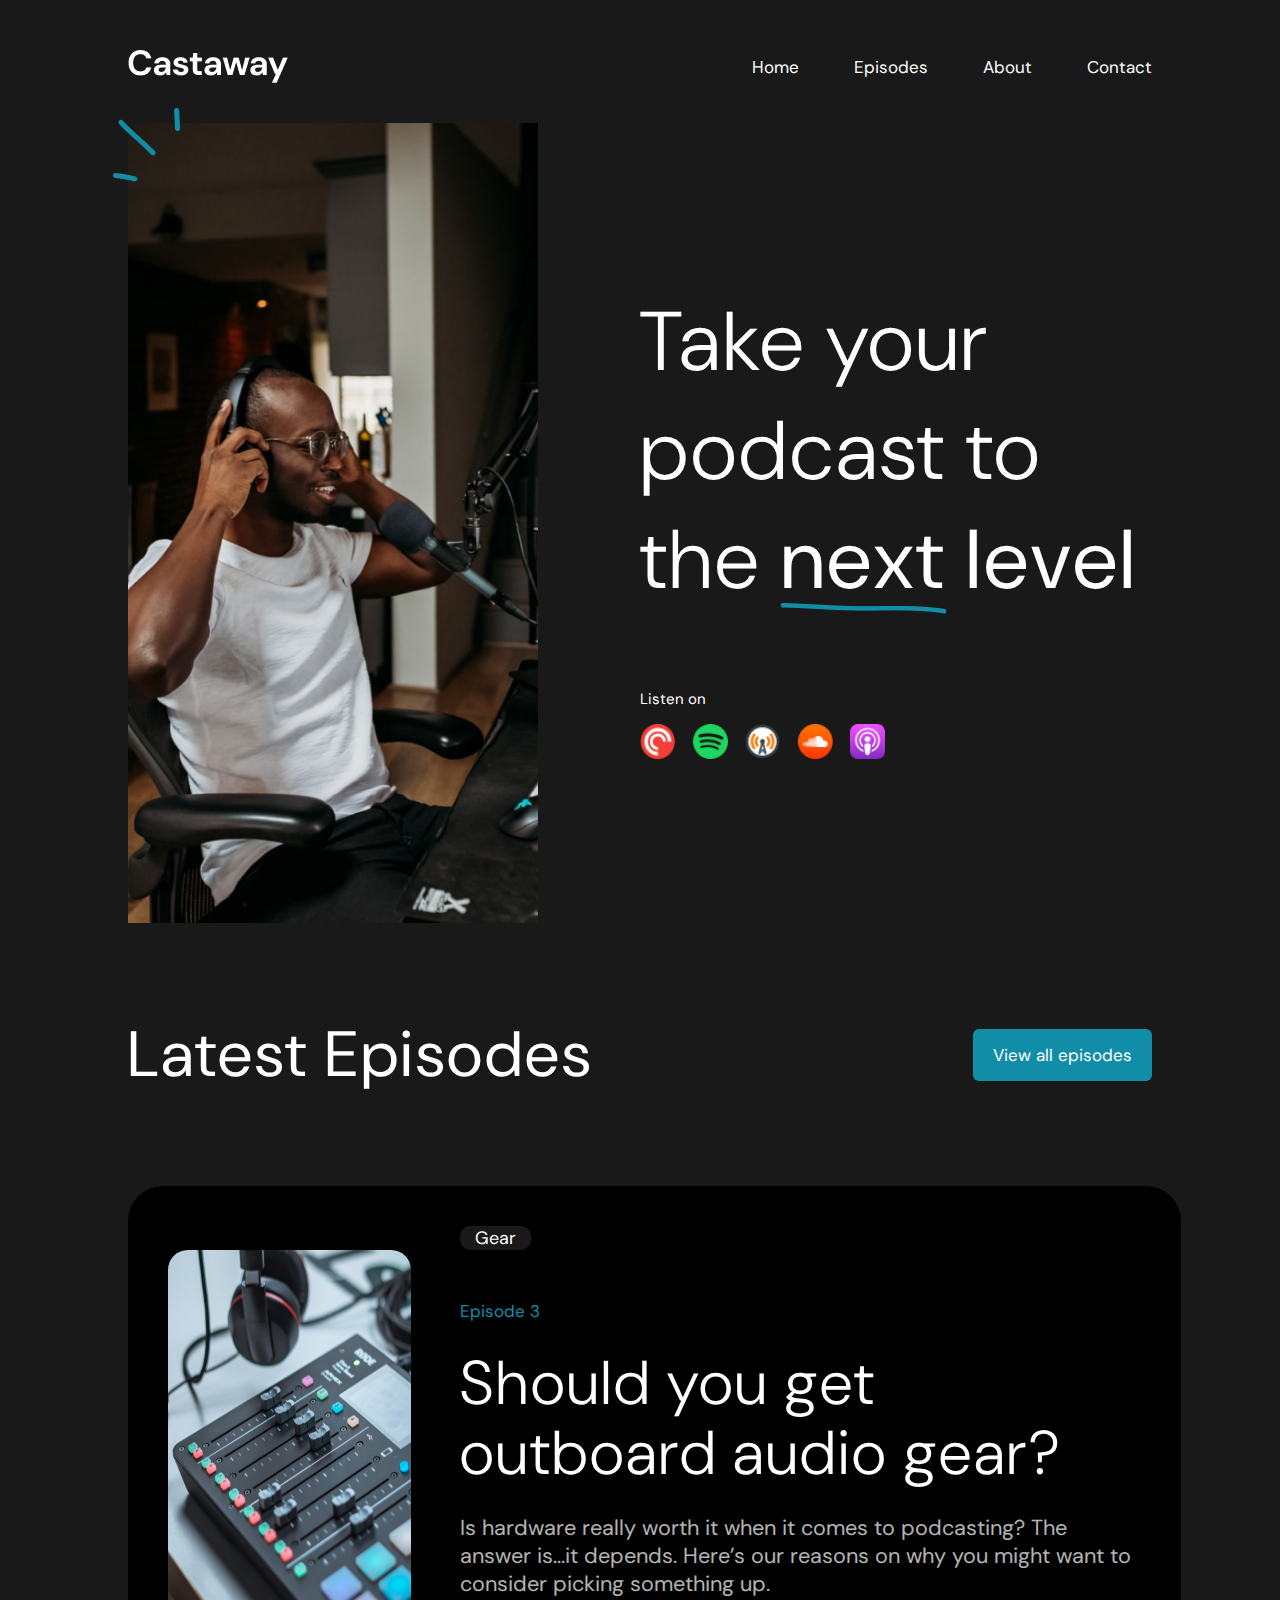
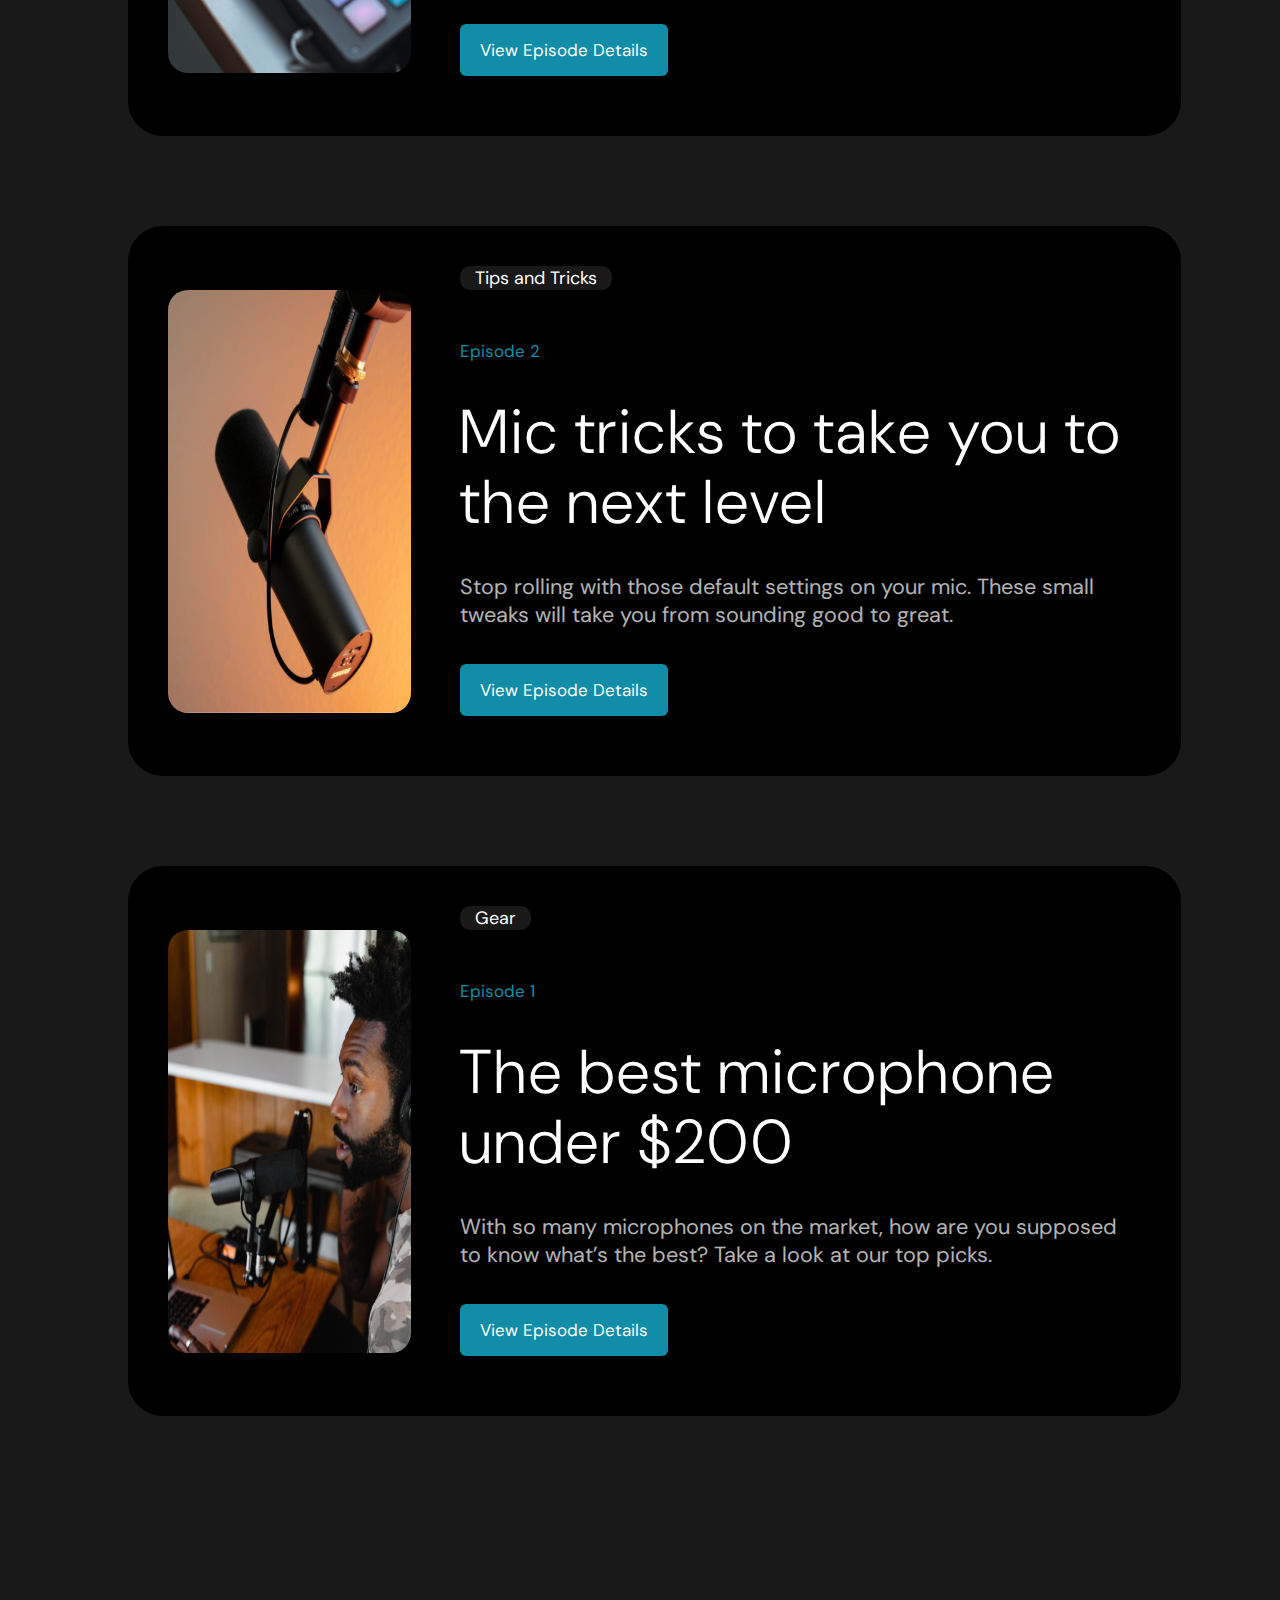
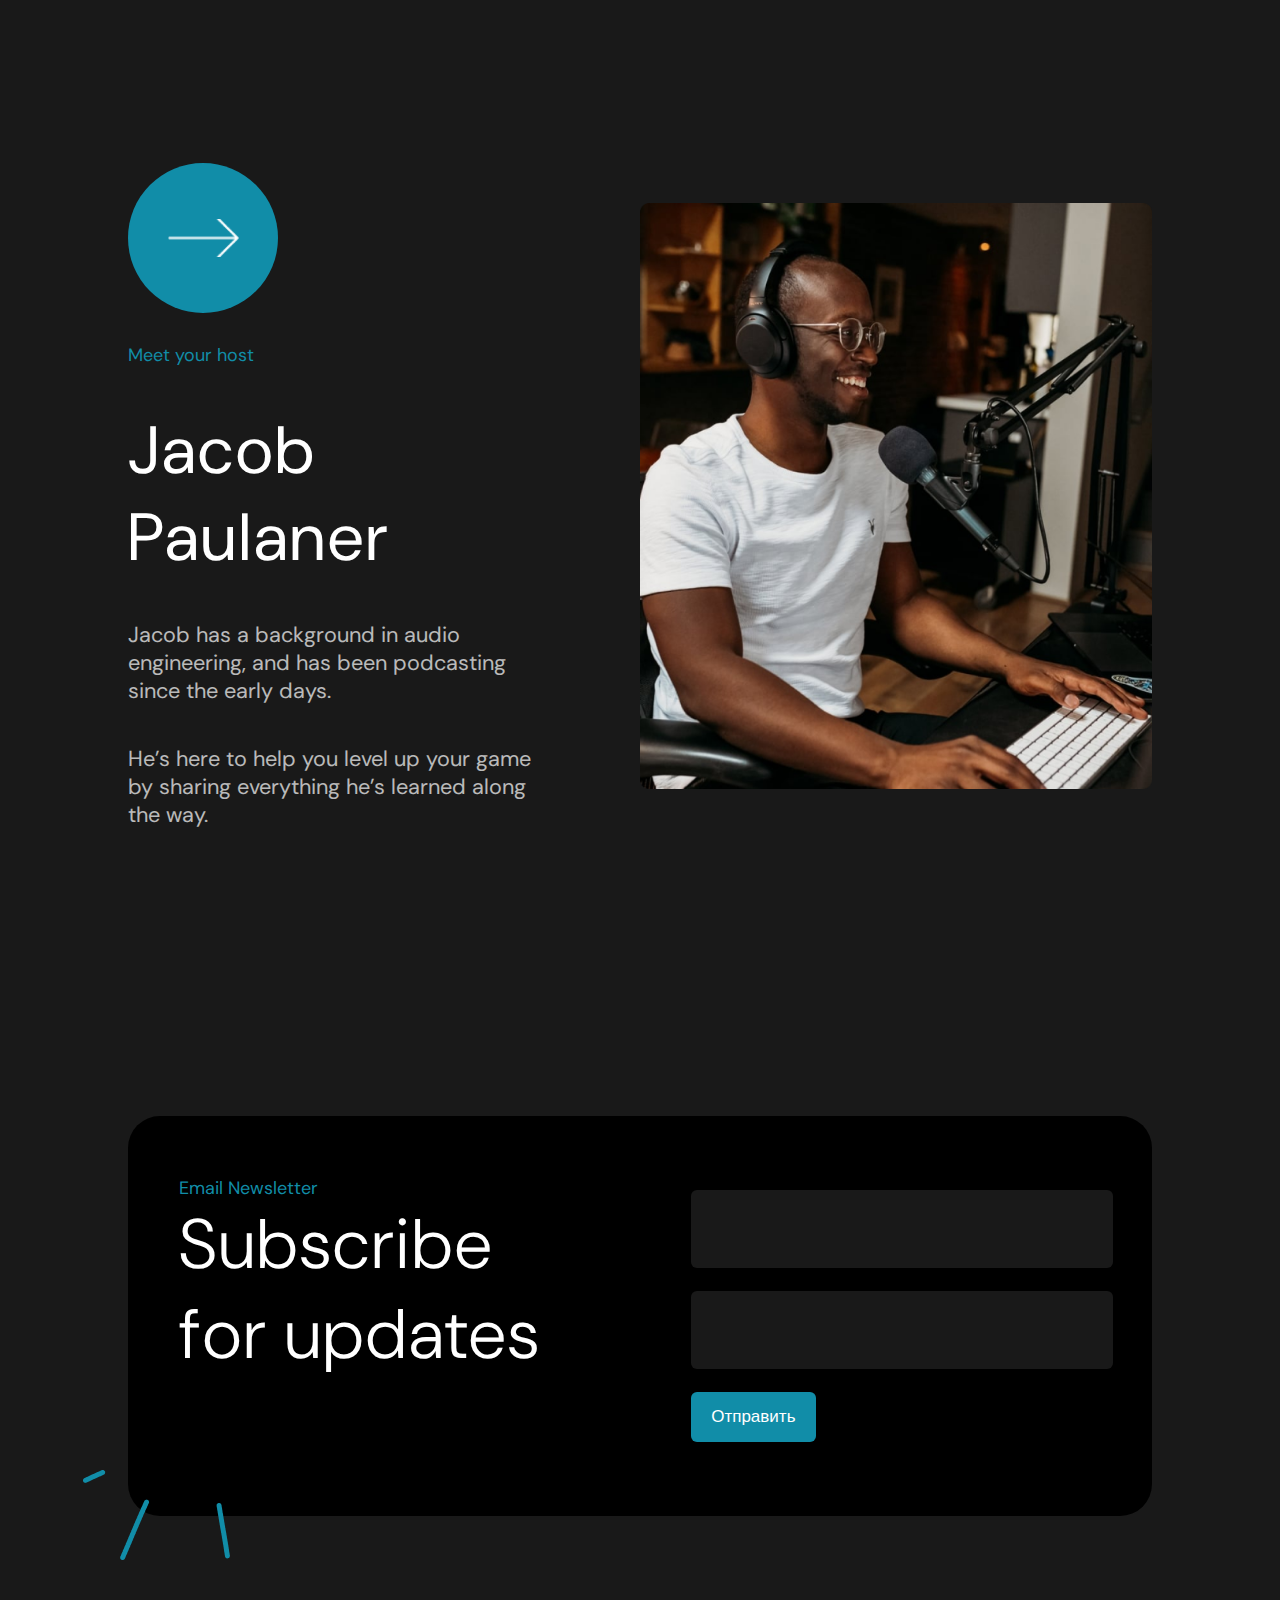
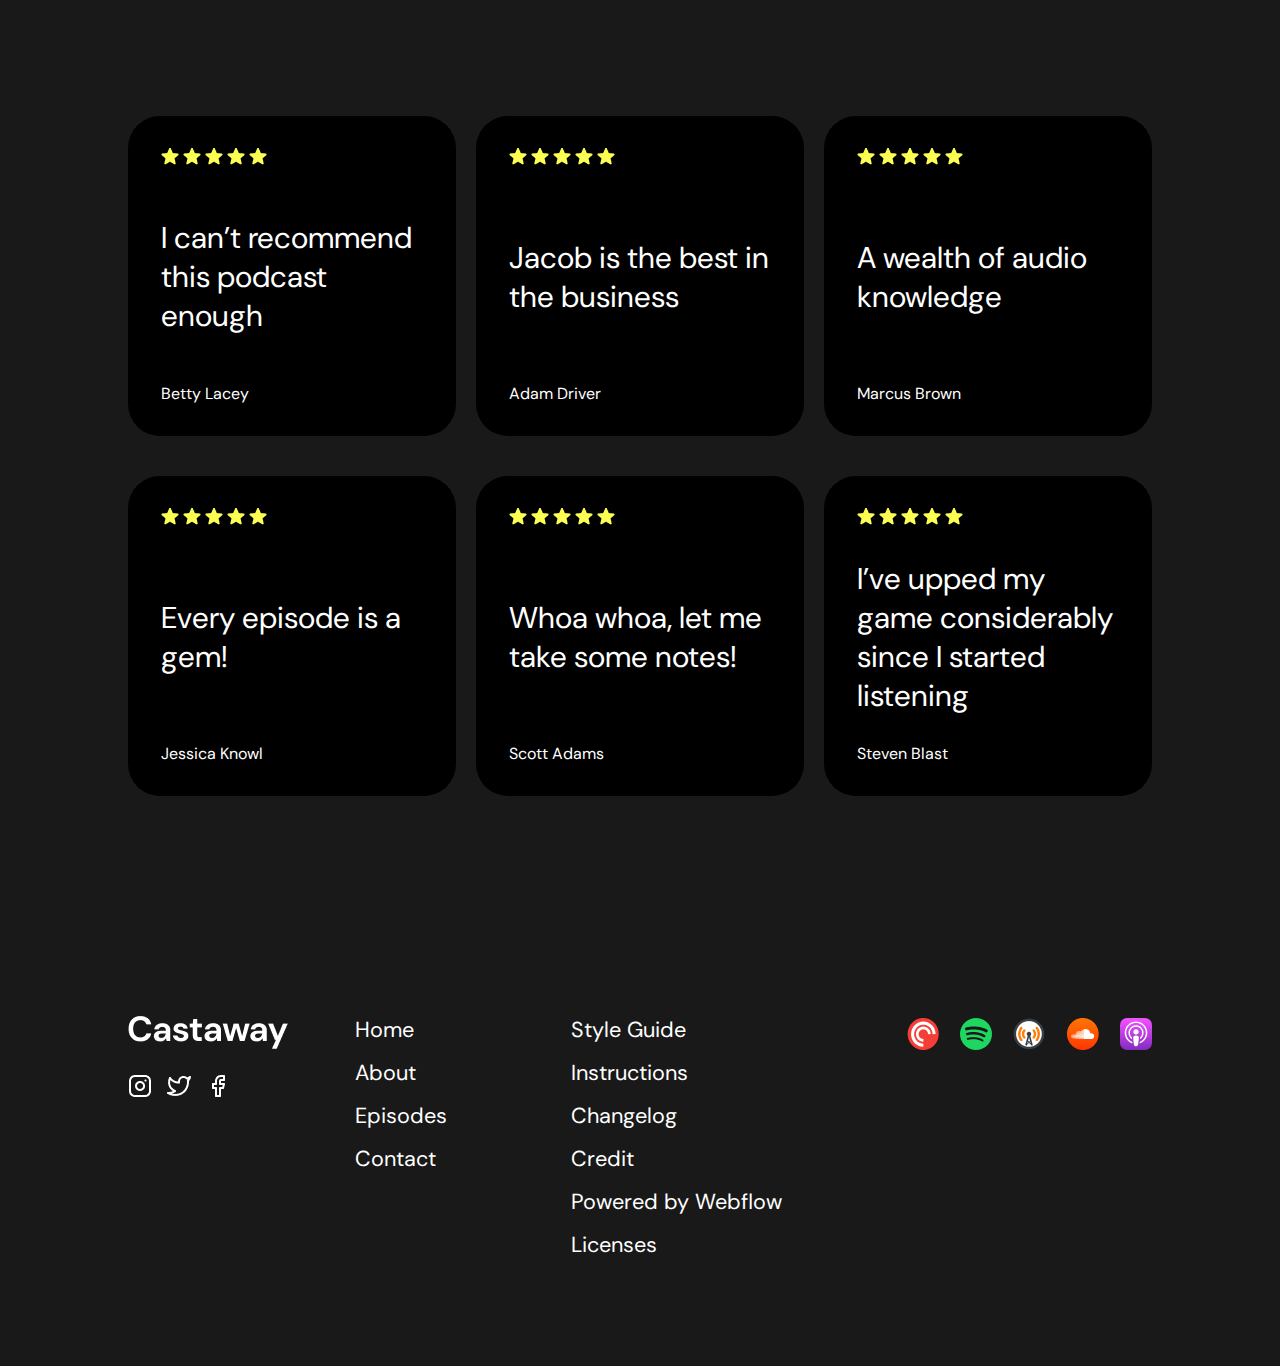
<file: index.html>
<!DOCTYPE html>
<html lang="en">
<head>
    <link rel="stylesheet" href="style.css">
    <meta charset="UTF-8">
    <meta name="viewport" content="width=device-width, initial-scale=1.0">
    <link rel="preconnect" href="https://fonts.googleapis.com">
    <link rel="preconnect" href="https://fonts.gstatic.com" crossorigin>
    <link href="https://fonts.googleapis.com/css2?family=DM+Sans:ital,opsz,wght@0,9..40,100..1000;1,9..40,100..1000&display=swap" rel="stylesheet">
    <title>Document</title>
</head>
<body>
  <div class="container">    
        <header>

                <img src="images/Vector.png" alt=""class="logo" >
            <div class="navigation">
                <div class="burger">
                    <div class="burger-line"></div>
                    <div class="burger-line"></div>
                    <div class="burger-line"></div>
                </div>
                
                <nav>
                    <a href="#first">Home</a>
                    <a href="#second" >Episodes</a>
                    <a href="#third">About</a>
                    <a href="#footer">Contact</a>
                </nav>
            
            </div>
        </header>
        <main>
            <section class="first-screen" id="first">
                <div class="first-screen-image">
                    <img src="images/main-image.png" alt="">
                    <img src="images/main-image-addition.png" alt="Дополнение" class="image-addition">
                </div>
                <div class="first-screen-info">
                    <h1>Take your podcast to the <b>next</b> <b>level</b></h1>

                    <div class="first-screen-networks">
                        <p>Listen on</p>
                        <div class="network-block">
                            <img src="images/network1.png" alt="" class="network">
                            <img src="images/network2.png" alt="" class="network">
                            <img src="images/network3.png" alt="" class="network">
                            <img src="images/network4.png" alt="" class="network">
                            <img src="images/network5.png" alt="" class="network">
                        </div>
                    </div>
                </div>
            </section>

            <section class="second-screen" id="second">
                <div class="second-screen-title-block">
                    <h1>Latest Episodes</h1>
                    <a  class="btn">View all episodes</a>
                </div>

                <div class="card">
                    <img src="images/card3.png" alt="" class="card-image">

                    <div class="card-info">
                        <div class="card-tags">
                            <div class="tag">Gear</div>
                        </div>

                        <div class="card-info-text">
                            <h4>Episode 3</h4>
                            <h2>Should you get outboard audio gear?</h2>
                            <p>
                                Is hardware really worth it when it comes to podcasting? The answer is...it depends. Here’s our reasons on why you might want to consider picking something up.
                            </p>
                            <a href="cards/card1.html" class="btn">View Episode Details</a>
                        </div>
                    </div>
                </div>

                <div class="card">
                    <img src="images/card2.png" alt="" class="card-image">

                    <div class="card-info">
                        <div class="card-tags">
                            <div class="tag">Tips and Tricks</div>
                        </div>

                        <div class="card-info-text">
                            <h4>Episode 2</h4>
                            <h2>Mic tricks to take you to the next level</h2>
                            <p>
                                Stop rolling with those default settings on your mic. These small tweaks will take you from sounding good to great.
                            </p>
                            <a href="cards/card2.html" class="btn">View Episode Details</a>
                        </div>
                    </div>
                </div>

                <div class="card">
                    <img src="images/card1.png" alt="" class="card-image">

                    <div class="card-info">
                        <div class="card-tags">
                            <div class="tag">Gear</div>
                        </div>

                        <div class="card-info-text">
                            <h4>Episode 1</h4>
                            <h2>The best microphone under $200</h2>
                            <p>
                                With so many microphones on the market, how are you supposed to know what’s the best? Take a look at our top picks.
                            </p>
                            <a href="cards/card3.html" class="btn">View Episode Details</a>
                        </div>
                    </div>
                </div>
            </section>

            <section class="third-screen" id="third">
                <div class="third-screen-info">
                    <div class="blue-part">
                        <button class="circle-button"><img src="images/arrow.png" alt=""></button>
                        <h4 >Meet your host</h4>
                    </div>
                    <h1>Jacob Paulaner</h1>
                    <p>
                        Jacob has a background in audio engineering, and has been podcasting since the early days.
                    </p>
                    <p>
                        He’s here to help you level up your game by sharing everything he’s learned along the way.
                    </p>
                </div>
                <img class='third-screen-image' src="images/third-screen-image.png" alt="">
            </section>
            
            <section class="fourth-screen" id="fourth">
                <form>
                    <div class="form-text">
                        <p>Email Newsletter</p>
                        <h1>Subscribe for updates</h1>
                    </div>

                    <div class="inputs">
                        <input type="email">
                        <input type="text">
                       <button class="btn">Отправить</button>
                    </div>
                    <img src="images/additional-image-form.png" alt="">
                </form>
            </section>

            <section class="reviewes" id="reviewes">
                <div class="review-row">
                    <div class="review">
                       <div class="review-container">
                            <div class="stars">
                                <img src="images/star.png" alt="">
                                <img src="images/star.png" alt="">
                                <img src="images/star.png" alt="">
                                <img src="images/star.png" alt="">
                                <img src="images/star.png" alt="">
                            </div>

                            <h2>I can’t recommend this podcast enough</h2>
                            <p>Betty Lacey</p>
                       </div>
                    </div>

                    <div class="review">
                        <div class="review-container">
                             <div class="stars">
                                 <img src="images/star.png" alt="">
                                 <img src="images/star.png" alt="">
                                 <img src="images/star.png" alt="">
                                 <img src="images/star.png" alt="">
                                 <img src="images/star.png" alt="">
                             </div>
 
                             <h2>Jacob is the best in the business</h2>
                             <p>Adam Driver</p>
                        </div>
                    </div>

                    <div class="review">
                        <div class="review-container">
                             <div class="stars">
                                 <img src="images/star.png" alt="">
                                 <img src="images/star.png" alt="">
                                 <img src="images/star.png" alt="">
                                 <img src="images/star.png" alt="">
                                 <img src="images/star.png" alt="">
                             </div>
 
                             <h2>A wealth of audio knowledge</h2>
                             <p>Marcus Brown</p>
                        </div>
                    </div>
                </div>

                <div class="review-row">
                    <div class="review">
                       <div class="review-container">
                            <div class="stars">
                                <img src="images/star.png" alt="">
                                <img src="images/star.png" alt="">
                                <img src="images/star.png" alt="">
                                <img src="images/star.png" alt="">
                                <img src="images/star.png" alt="">
                            </div>

                            <h2>Every episode is a gem!</h2>
                            <p>Jessica Knowl</p>
                       </div>
                    </div>

                    <div class="review">
                        <div class="review-container">
                             <div class="stars">
                                 <img src="images/star.png" alt="">
                                 <img src="images/star.png" alt="">
                                 <img src="images/star.png" alt="">
                                 <img src="images/star.png" alt="">
                                 <img src="images/star.png" alt="">
                             </div>
 
                             <h2>Whoa whoa, let me take some notes!</h2>
                             <p>Scott Adams</p>
                        </div>
                    </div>

                    <div class="review">
                        <div class="review-container">
                             <div class="stars">
                                 <img src="images/star.png" alt="">
                                 <img src="images/star.png" alt="">
                                 <img src="images/star.png" alt="">
                                 <img src="images/star.png" alt="">
                                 <img src="images/star.png" alt="">
                             </div>
 
                             <h2>I’ve upped my game considerably since I started listening</h2>
                             <p>Steven Blast</p>
                        </div>
                    </div>
                </div>
            </section>
        </main>

        <footer id="footer">
            <div class="logo-block">
                <img src="images/Vector.png" alt="" class="logo">
                <div class="footer-network">
                    <img src="images/network-footer1.png" alt="">
                    <img src="images/network-footer2.png" alt="">
                    <img src="images/network-footer3.png" alt="">
                </div>
                
            </div>
            <div class="footer-text 1">
                <span>Home</span>
                <span>About</span>
                <span>Episodes</span>
                <span>Contact</span>
            </div>
            <div class="footer-text">
                <p>Style Guide</p>
                <p>Instructions</p>
                <p>Changelog</p>
                <p>Credit</p>
                <p>Powered by Webflow</p>
                <p>Licenses</p>
            </div>
            <div class="network-footer-block">
                <img src="images/network1.png" alt="" class="network">
                <img src="images/network2.png" alt="" class="network">
                <img src="images/network3.png" alt="" class="network">
                <img src="images/network4.png" alt="" class="network">
                <img src="images/network5.png" alt="" class="network">
            </div>
        </footer>
    </div>


    <script src="script.js"></script>

    
</body>
</html>
</file>
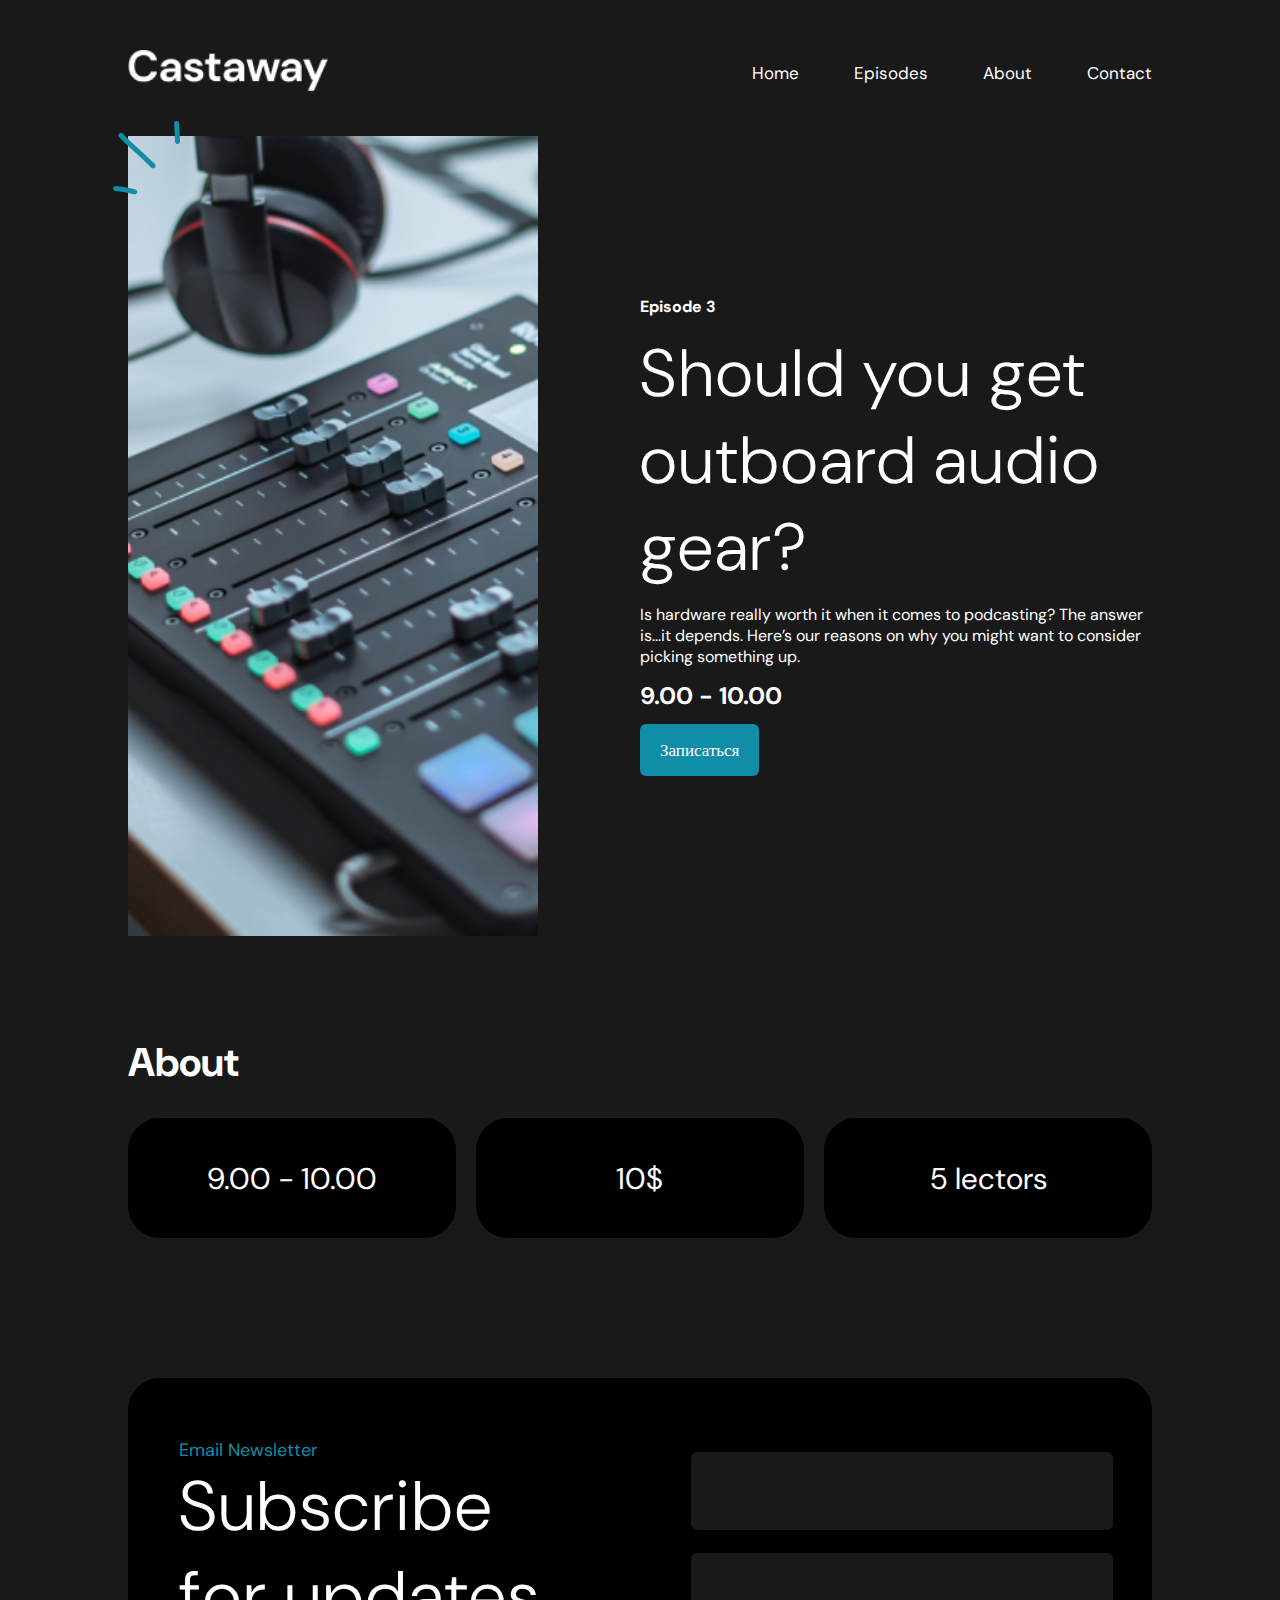
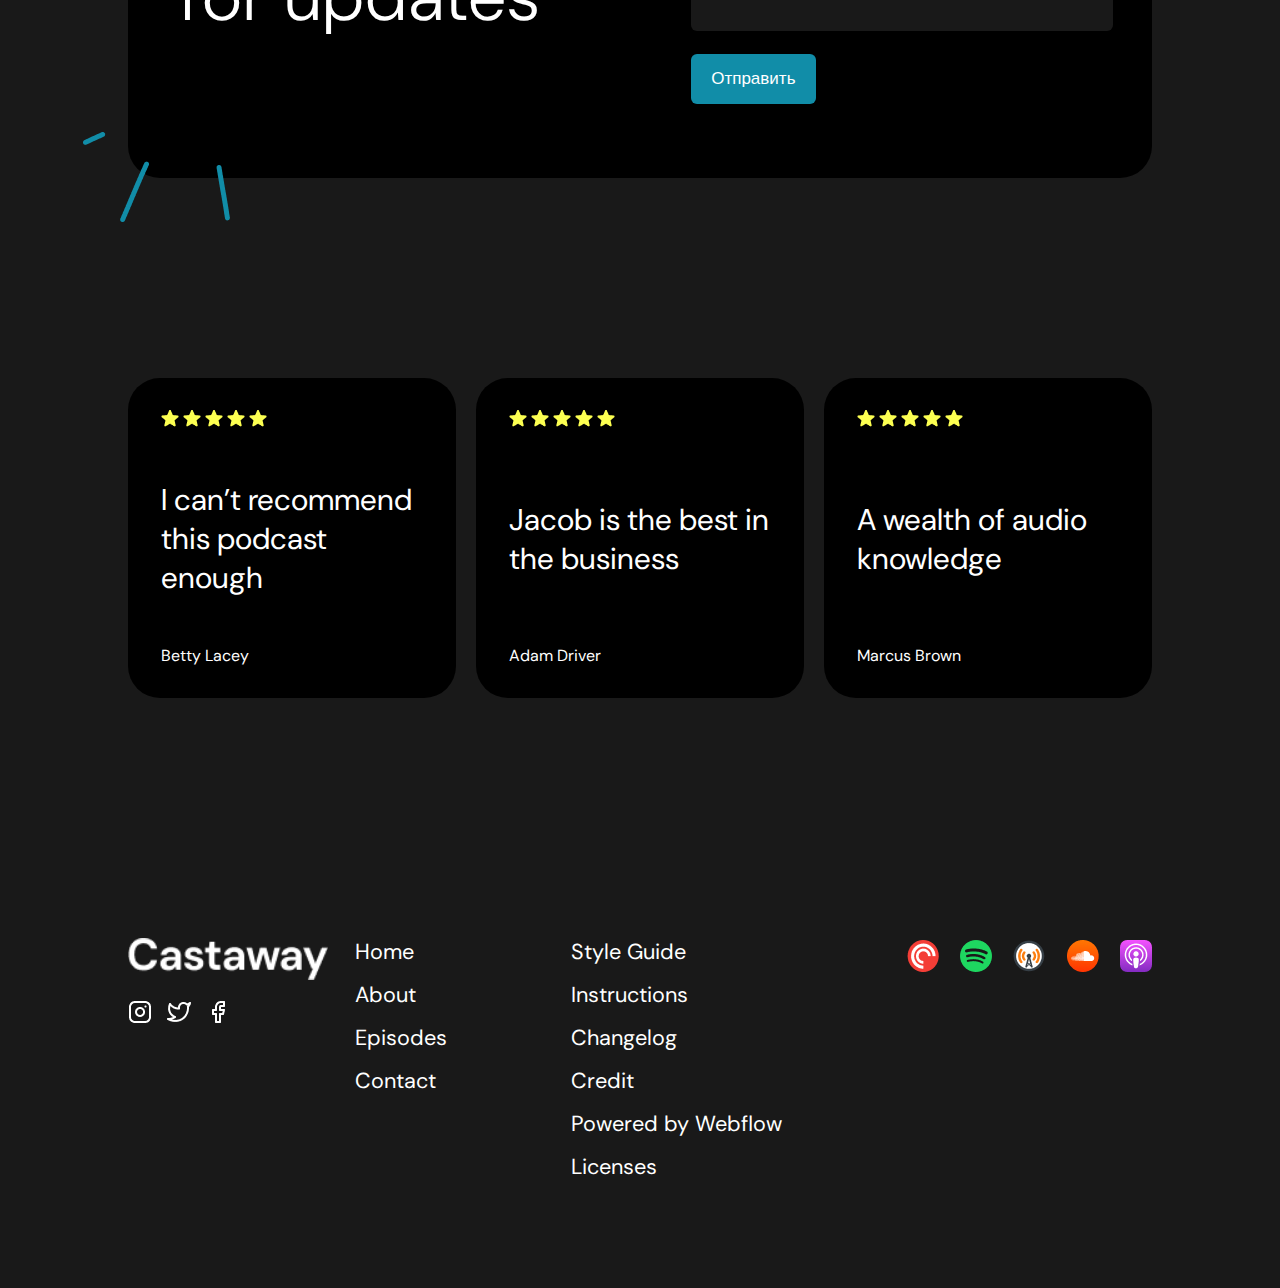
<file: cards/card1.html>
<!DOCTYPE html>
<html lang="en">
<head>
    <link rel="stylesheet" href="card-style.css">
    <meta charset="UTF-8">
    <meta name="viewport" content="width=device-width, initial-scale=1.0">
    <link rel="preconnect" href="https://fonts.googleapis.com">
    <link rel="preconnect" href="https://fonts.gstatic.com" crossorigin>
    <link href="https://fonts.googleapis.com/css2?family=DM+Sans:ital,opsz,wght@0,9..40,100..1000;1,9..40,100..1000&display=swap" rel="stylesheet">
    <link
  rel="stylesheet"
  href="https://cdn.jsdelivr.net/npm/swiper@11/swiper-bundle.min.css"/>

    <title>Document</title>
</head>
<body>
  <div class="container">    
        <header>

            <a href="../index.html" class="logo">
                <img src="../images/Vector.png" alt="" ></a>
            <div class="navigation">
                <div class="burger">
                    <div class="burger-line"></div>
                    <div class="burger-line"></div>
                    <div class="burger-line"></div>
                </div>
                
                <nav>
                    <a href="#first">Home</a>
                    <a href="#second" >Episodes</a>
                    <a href="#third">About</a>
                    <a href="#footer">Contact</a>
                </nav>
            
            </div>
        </header>
        <main>
            <section class="first-screen" id="first">
                <div class="first-screen-image">
                    <img src="../images/card3.png" alt="">
                    <img src="../images/main-image-addition.png" alt="Дополнение" class="image-addition">
                </div>
                <div class="first-screen-info">
                    <h4>Episode 3</h4>
                    <h1>Should you get outboard audio gear?</h1>
                    <p>Is hardware really worth it when it comes to podcasting? The answer is...it depends. Here’s our reasons on why you might want to consider picking something up.</p>
                    <h2>9.00 - 10.00</h2>
                    <a href="" class="btn">Записаться</a>
                </div>
            </section>

            <section class="second-screen">
                <h1>About</h1>
                <div class="second-row">
                    <div class="second-block">9.00 - 10.00</div>
                    <div class="second-block">10$</div>
                    <div class="second-block">5 lectors</div>
                </div>
            </section>

            <section class="fourth-screen" id="fourth">
                <form>
                    <div class="form-text">
                        <p>Email Newsletter</p>
                        <h1>Subscribe for updates</h1>
                    </div>

                    <div class="inputs">
                        <input type="email">
                        <input type="text">
                       <button class="btn">Отправить</button>
                    </div>
                    <img src="../images/additional-image-form.png" alt="">
                </form>
            </section>

            <section class="reviewes" id="reviewes">
                <div class="review-row">
                    <div class="review">
                       <div class="review-container">
                            <div class="stars">
                                <img src="../images/star.png" alt="">
                                <img src="../images/star.png" alt="">
                                <img src="../images/star.png" alt="">
                                <img src="../images/star.png" alt="">
                                <img src="../images/star.png" alt="">
                            </div>

                            <h2>I can’t recommend this podcast enough</h2>
                            <p>Betty Lacey</p>
                       </div>
                    </div>

                    <div class="review">
                        <div class="review-container">
                             <div class="stars">
                                 <img src="../images/star.png" alt="">
                                 <img src="../images/star.png" alt="">
                                 <img src="../images/star.png" alt="">
                                 <img src="../images/star.png" alt="">
                                 <img src="../images/star.png" alt="">
                             </div>
 
                             <h2>Jacob is the best in the business</h2>
                             <p>Adam Driver</p>
                        </div>
                    </div>

                    <div class="review">
                        <div class="review-container">
                             <div class="stars">
                                 <img src="../images/star.png" alt="">
                                 <img src="../images/star.png" alt="">
                                 <img src="../images/star.png" alt="">
                                 <img src="../images/star.png" alt="">
                                 <img src="../images/star.png" alt="">
                             </div>
 
                             <h2>A wealth of audio knowledge</h2>
                             <p>Marcus Brown</p>
                        </div>
                    </div>
                </div>
            </section>
        </main>

        <footer id="footer">
            <div class="logo-block">
                <img src="../images/Vector.png" alt="" class="logo">
                <div class="footer-network">
                    <img src="../images/network-footer1.png" alt="">
                    <img src="../images/network-footer2.png" alt="">
                    <img src="../images/network-footer3.png" alt="">
                </div>
                
            </div>
            <div class="footer-text 1">
                <span>Home</span>
                <span>About</span>
                <span>Episodes</span>
                <span>Contact</span>
            </div>
            <div class="footer-text">
                <p>Style Guide</p>
                <p>Instructions</p>
                <p>Changelog</p>
                <p>Credit</p>
                <p>Powered by Webflow</p>
                <p>Licenses</p>
            </div>
            <div class="network-footer-block">
                <img src="../images/network1.png" alt="" class="network">
                <img src="../images/network2.png" alt="" class="network">
                <img src="../images/network3.png" alt="" class="network">
                <img src="../images/network4.png" alt="" class="network">
                <img src="../images/network5.png" alt="" class="network">
            </div>
        </footer>
    </div>
    <script src="https://cdn.jsdelivr.net/npm/swiper@11/swiper-bundle.min.js"></script>
    <script>
        var swiper = new Swiper(".mySwiper", {
          pagination: {
            el: ".swiper-pagination",
            dynamicBullets: true,
          },
        });
      </script>
    
</body>
</html>
</file>
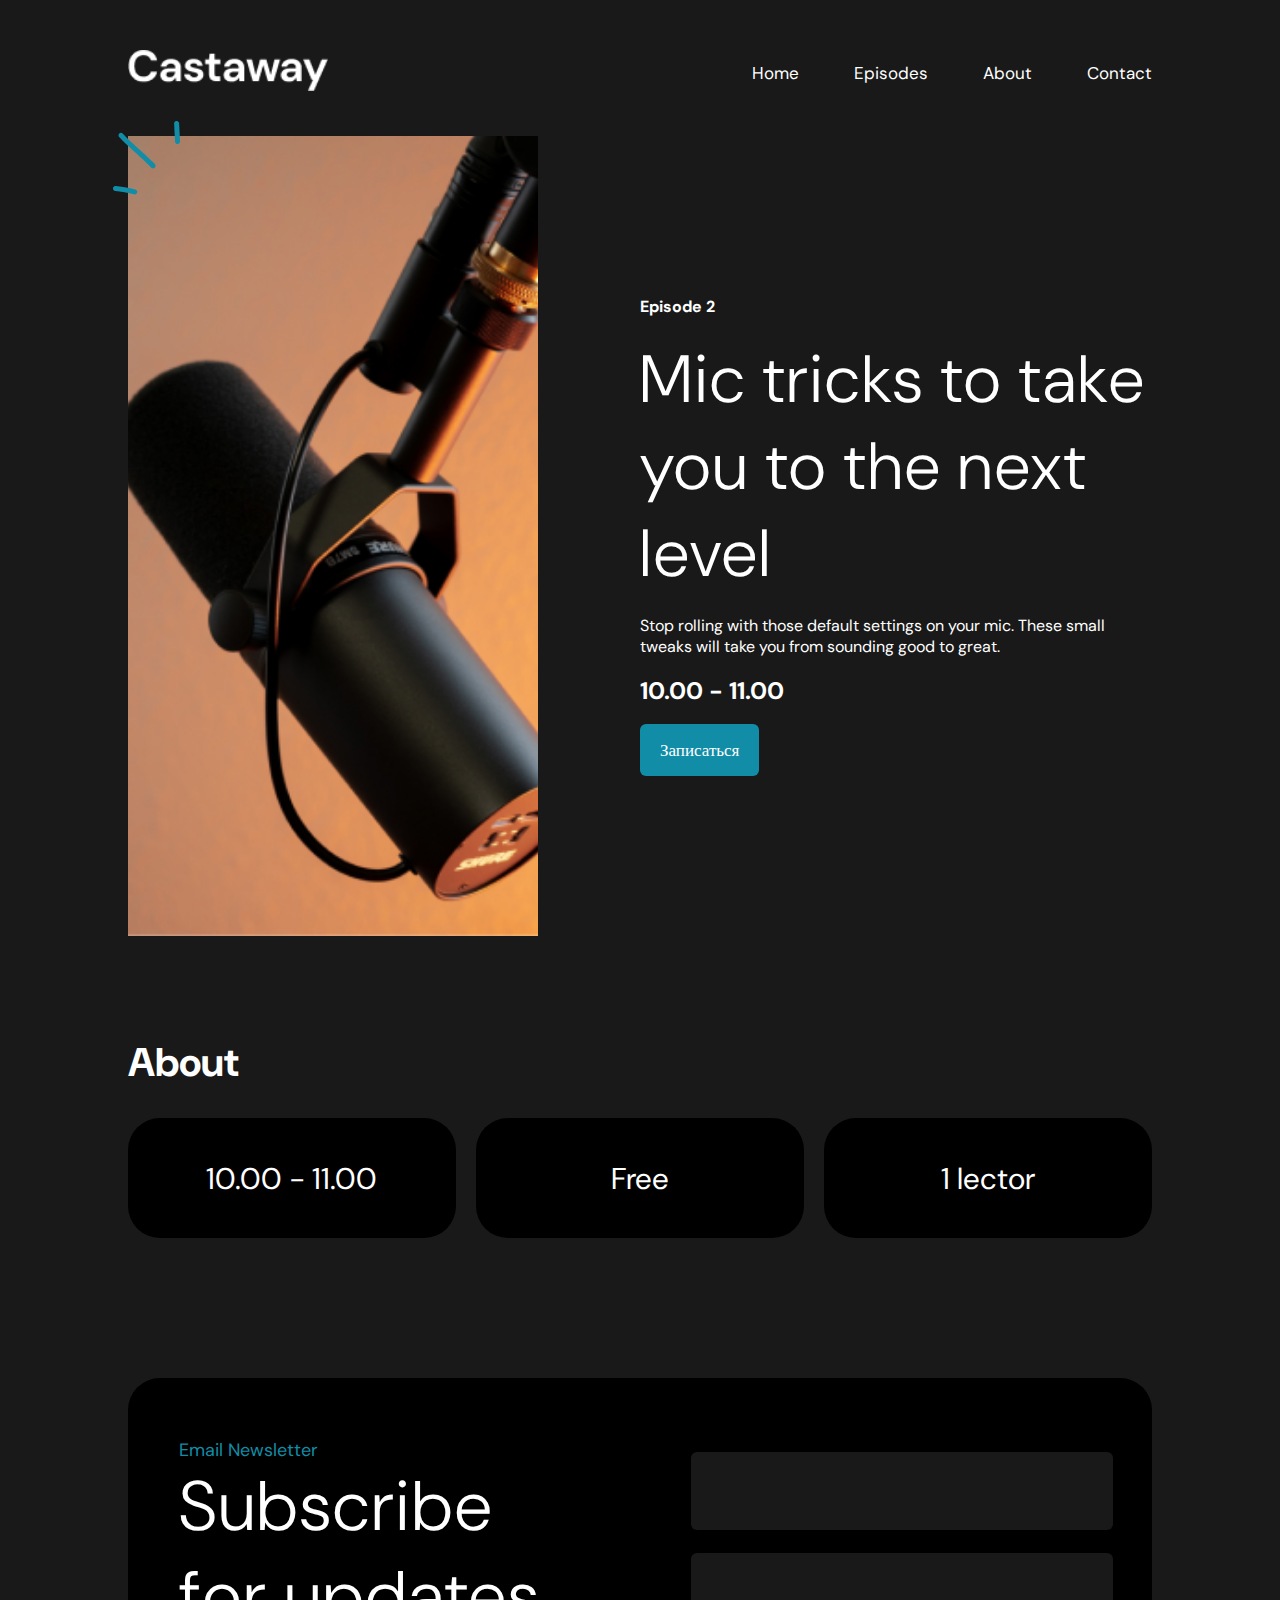
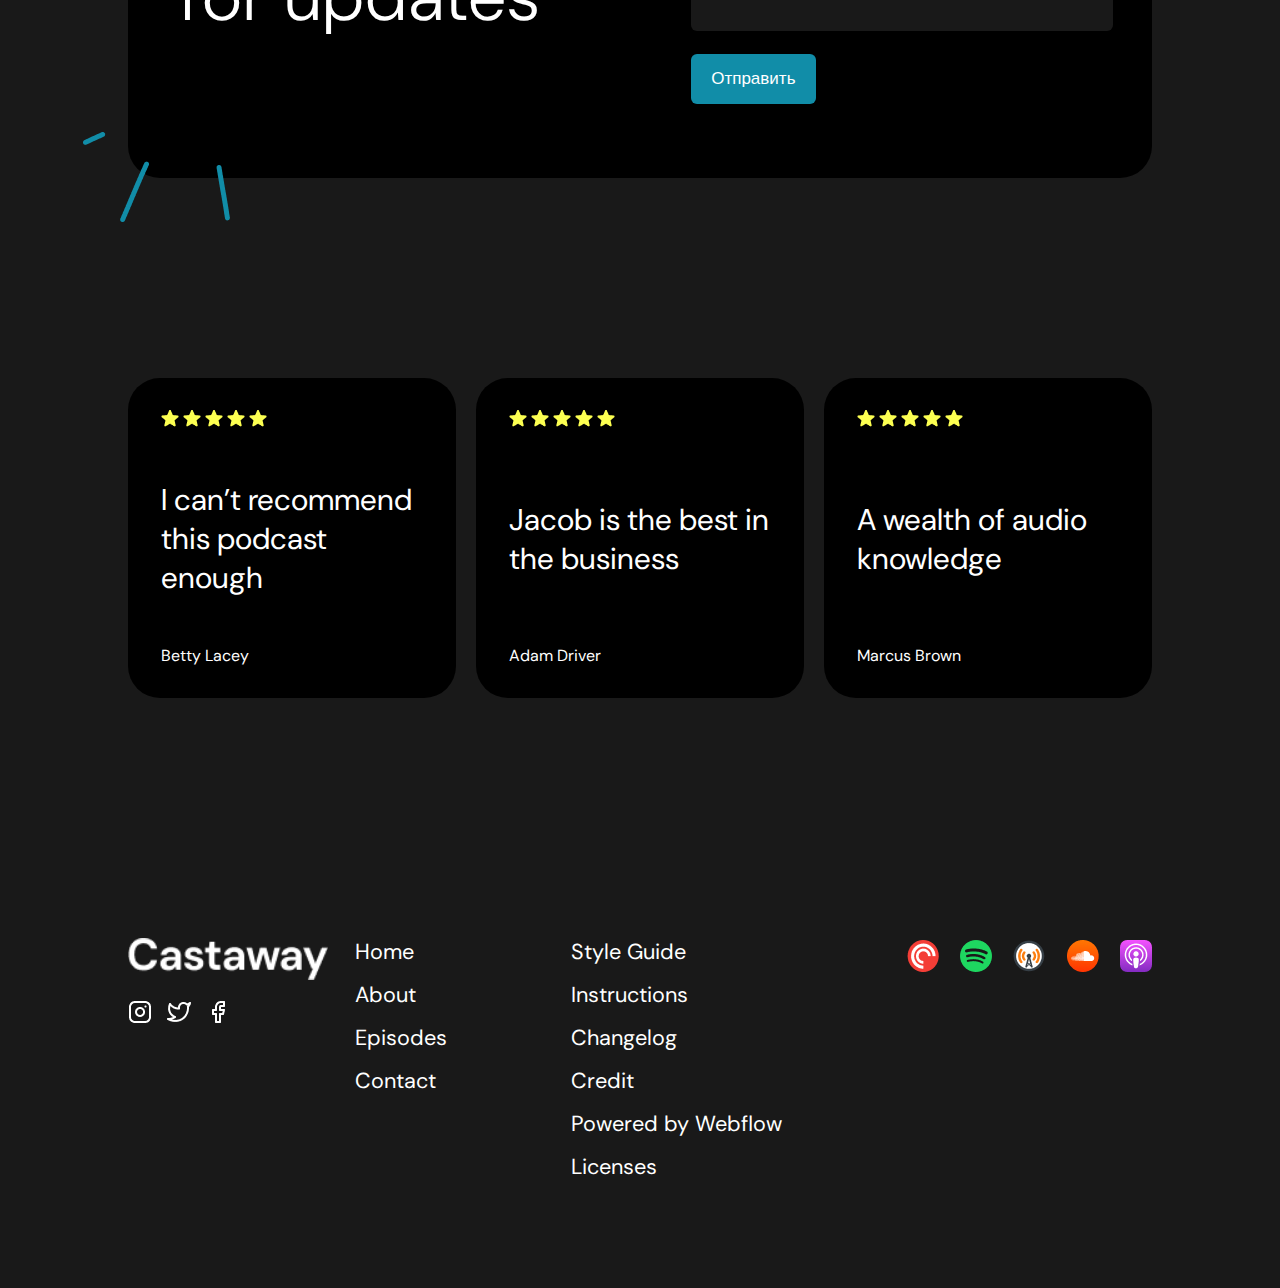
<file: cards/card2.html>
<!DOCTYPE html>
<html lang="en">
<head>
    <link rel="stylesheet" href="card-style.css">
    <meta charset="UTF-8">
    <meta name="viewport" content="width=device-width, initial-scale=1.0">
    <link rel="preconnect" href="https://fonts.googleapis.com">
    <link rel="preconnect" href="https://fonts.gstatic.com" crossorigin>
    <link href="https://fonts.googleapis.com/css2?family=DM+Sans:ital,opsz,wght@0,9..40,100..1000;1,9..40,100..1000&display=swap" rel="stylesheet">
    <link
  rel="stylesheet"
  href="https://cdn.jsdelivr.net/npm/swiper@11/swiper-bundle.min.css"/>

    <title>Document</title>
</head>
<body>
  <div class="container">    
        <header>

            <a href="../index.html" class="logo">
                <img src="../images/Vector.png" alt="" ></a>
            <div class="navigation">
                <div class="burger">
                    <div class="burger-line"></div>
                    <div class="burger-line"></div>
                    <div class="burger-line"></div>
                </div>
                
                <nav>
                    <a href="#first">Home</a>
                    <a href="#second" >Episodes</a>
                    <a href="#third">About</a>
                    <a href="#footer">Contact</a>
                </nav>
            
            </div>
        </header>
        <main>
            <section class="first-screen" id="first">
                <div class="first-screen-image">
                    <img src="../images/card2.png" alt="">
                    <img src="../images/main-image-addition.png" alt="Дополнение" class="image-addition">
                </div>
                <div class="first-screen-info">
                    <h4>Episode 2</h4>
                    <h1>Mic tricks to take you to the next level</h1>
                    <p>
                        Stop rolling with those default settings on your mic. These small tweaks will take you from sounding good to great.
                    </p>
                    <h2>10.00 - 11.00</h2>
                    <a href="" class="btn">Записаться</a>
                </div>
            </section>

            <section class="second-screen">
                <h1>About</h1>
                <div class="second-row">
                    <div class="second-block">10.00 - 11.00</div>
                    <div class="second-block">Free</div>
                    <div class="second-block">1 lector</div>
                </div>
            </section>

            <section class="fourth-screen" id="fourth">
                <form>
                    <div class="form-text">
                        <p>Email Newsletter</p>
                        <h1>Subscribe for updates</h1>
                    </div>

                    <div class="inputs">
                        <input type="email">
                        <input type="text">
                       <button class="btn">Отправить</button>
                    </div>
                    <img src="../images/additional-image-form.png" alt="">
                </form>
            </section>

            <section class="reviewes" id="reviewes">
                <div class="review-row">
                    <div class="review">
                       <div class="review-container">
                            <div class="stars">
                                <img src="../images/star.png" alt="">
                                <img src="../images/star.png" alt="">
                                <img src="../images/star.png" alt="">
                                <img src="../images/star.png" alt="">
                                <img src="../images/star.png" alt="">
                            </div>

                            <h2>I can’t recommend this podcast enough</h2>
                            <p>Betty Lacey</p>
                       </div>
                    </div>

                    <div class="review">
                        <div class="review-container">
                             <div class="stars">
                                 <img src="../images/star.png" alt="">
                                 <img src="../images/star.png" alt="">
                                 <img src="../images/star.png" alt="">
                                 <img src="../images/star.png" alt="">
                                 <img src="../images/star.png" alt="">
                             </div>
 
                             <h2>Jacob is the best in the business</h2>
                             <p>Adam Driver</p>
                        </div>
                    </div>

                    <div class="review">
                        <div class="review-container">
                             <div class="stars">
                                 <img src="../images/star.png" alt="">
                                 <img src="../images/star.png" alt="">
                                 <img src="../images/star.png" alt="">
                                 <img src="../images/star.png" alt="">
                                 <img src="../images/star.png" alt="">
                             </div>
 
                             <h2>A wealth of audio knowledge</h2>
                             <p>Marcus Brown</p>
                        </div>
                    </div>
                </div>
            </section>
        </main>

        <footer id="footer">
            <div class="logo-block">
                <img src="../images/Vector.png" alt="" class="logo">
                <div class="footer-network">
                    <img src="../images/network-footer1.png" alt="">
                    <img src="../images/network-footer2.png" alt="">
                    <img src="../images/network-footer3.png" alt="">
                </div>
                
            </div>
            <div class="footer-text 1">
                <span>Home</span>
                <span>About</span>
                <span>Episodes</span>
                <span>Contact</span>
            </div>
            <div class="footer-text">
                <p>Style Guide</p>
                <p>Instructions</p>
                <p>Changelog</p>
                <p>Credit</p>
                <p>Powered by Webflow</p>
                <p>Licenses</p>
            </div>
            <div class="network-footer-block">
                <img src="../images/network1.png" alt="" class="network">
                <img src="../images/network2.png" alt="" class="network">
                <img src="../images/network3.png" alt="" class="network">
                <img src="../images/network4.png" alt="" class="network">
                <img src="../images/network5.png" alt="" class="network">
            </div>
        </footer>
    </div>
    <script src="https://cdn.jsdelivr.net/npm/swiper@11/swiper-bundle.min.js"></script>
    <script>
        var swiper = new Swiper(".mySwiper", {
          pagination: {
            el: ".swiper-pagination",
            dynamicBullets: true,
          },
        });
      </script>
    
</body>
</html>
</file>
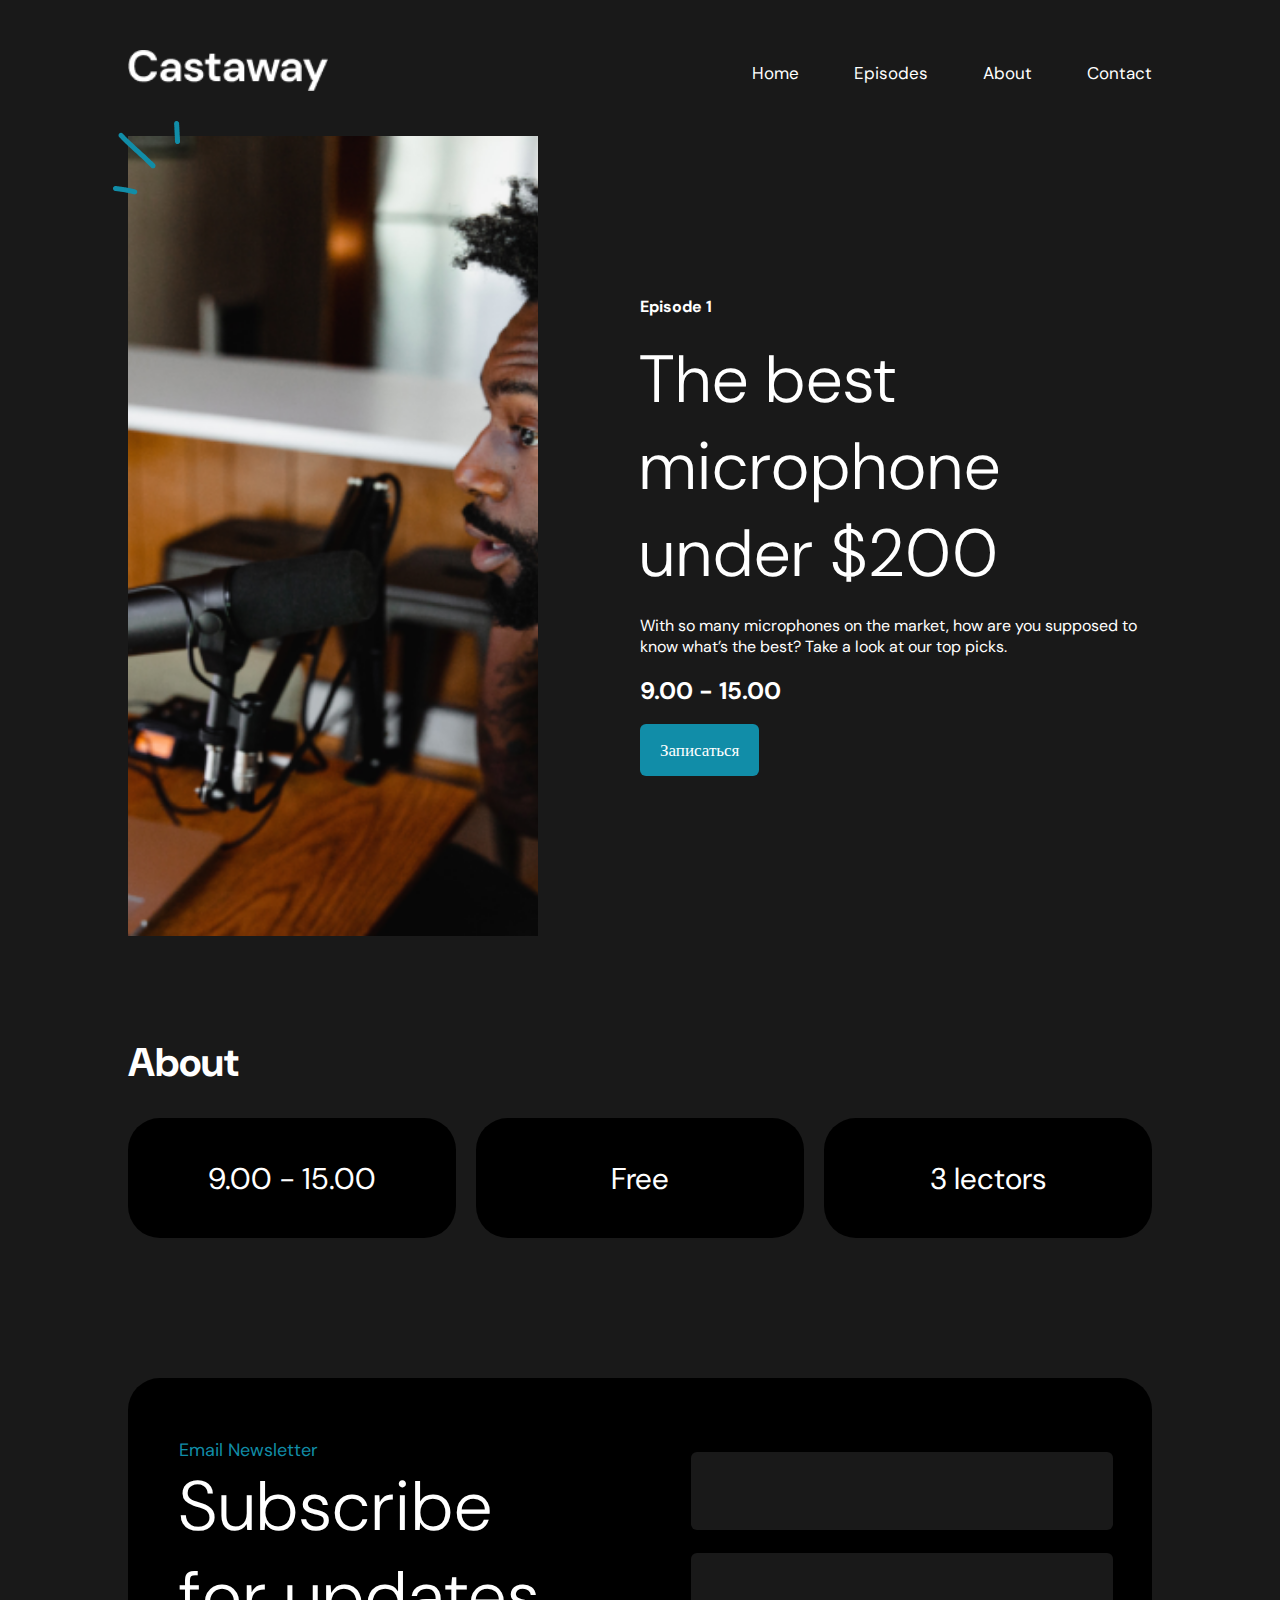
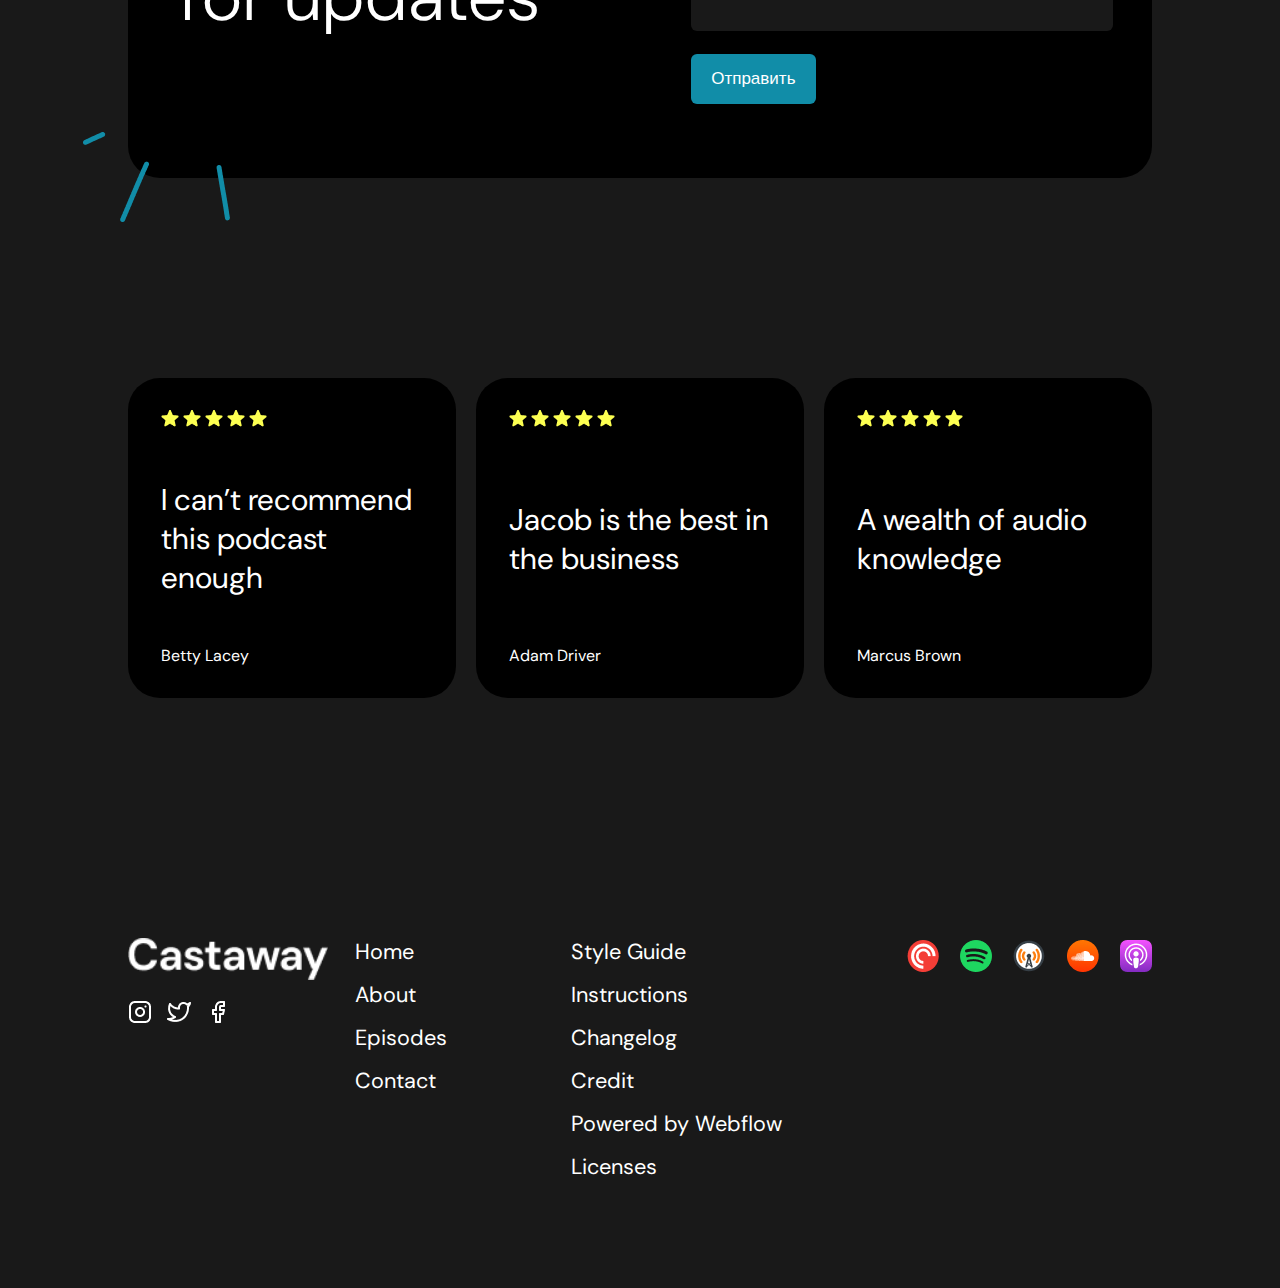
<file: cards/card3.html>
<!DOCTYPE html>
<html lang="en">
<head>
    <link rel="stylesheet" href="card-style.css">
    <meta charset="UTF-8">
    <meta name="viewport" content="width=device-width, initial-scale=1.0">
    <link rel="preconnect" href="https://fonts.googleapis.com">
    <link rel="preconnect" href="https://fonts.gstatic.com" crossorigin>
    <link href="https://fonts.googleapis.com/css2?family=DM+Sans:ital,opsz,wght@0,9..40,100..1000;1,9..40,100..1000&display=swap" rel="stylesheet">
    <link
  rel="stylesheet"
  href="https://cdn.jsdelivr.net/npm/swiper@11/swiper-bundle.min.css"/>

    <title>Document</title>
</head>
<body>
  <div class="container">    
        <header>

            <a href="../index.html" class="logo">
                <img src="../images/Vector.png" alt="" ></a>
            <div class="navigation">
                <div class="burger">
                    <div class="burger-line"></div>
                    <div class="burger-line"></div>
                    <div class="burger-line"></div>
                </div>
                
                <nav>
                    <a href="#first">Home</a>
                    <a href="#second" >Episodes</a>
                    <a href="#third">About</a>
                    <a href="#footer">Contact</a>
                </nav>
            
            </div>
        </header>
        <main>
            <section class="first-screen" id="first">
                <div class="first-screen-image">
                    <img src="../images/card1.png" alt="">
                    <img src="../images/main-image-addition.png" alt="Дополнение" class="image-addition">
                </div>
                <div class="first-screen-info">
                    <h4>Episode 1</h4>
                    <h1>The best microphone under $200</h1>
                    <p>With so many microphones on the market, how are you supposed to know what’s the best? Take a look at our top picks.</p>
                    <h2>9.00 - 15.00</h2>
                    <a href="" class="btn">Записаться</a>
                </div>
            </section>

            <section class="second-screen">
                <h1>About</h1>
                <div class="second-row">
                    <div class="second-block">9.00 - 15.00</div>
                    <div class="second-block">Free</div>
                    <div class="second-block">3 lectors</div>
                </div>
            </section>

            <section class="fourth-screen" id="fourth">
                <form>
                    <div class="form-text">
                        <p>Email Newsletter</p>
                        <h1>Subscribe for updates</h1>
                    </div>

                    <div class="inputs">
                        <input type="email">
                        <input type="text">
                       <button class="btn">Отправить</button>
                    </div>
                    <img src="../images/additional-image-form.png" alt="">
                </form>
            </section>

            <section class="reviewes" id="reviewes">
                <div class="review-row">
                    <div class="review">
                       <div class="review-container">
                            <div class="stars">
                                <img src="../images/star.png" alt="">
                                <img src="../images/star.png" alt="">
                                <img src="../images/star.png" alt="">
                                <img src="../images/star.png" alt="">
                                <img src="../images/star.png" alt="">
                            </div>

                            <h2>I can’t recommend this podcast enough</h2>
                            <p>Betty Lacey</p>
                       </div>
                    </div>

                    <div class="review">
                        <div class="review-container">
                             <div class="stars">
                                 <img src="../images/star.png" alt="">
                                 <img src="../images/star.png" alt="">
                                 <img src="../images/star.png" alt="">
                                 <img src="../images/star.png" alt="">
                                 <img src="../images/star.png" alt="">
                             </div>
 
                             <h2>Jacob is the best in the business</h2>
                             <p>Adam Driver</p>
                        </div>
                    </div>

                    <div class="review">
                        <div class="review-container">
                             <div class="stars">
                                 <img src="../images/star.png" alt="">
                                 <img src="../images/star.png" alt="">
                                 <img src="../images/star.png" alt="">
                                 <img src="../images/star.png" alt="">
                                 <img src="../images/star.png" alt="">
                             </div>
 
                             <h2>A wealth of audio knowledge</h2>
                             <p>Marcus Brown</p>
                        </div>
                    </div>
                </div>
            </section>
        </main>

        <footer id="footer">
            <div class="logo-block">
                <img src="../images/Vector.png" alt="" class="logo">
                <div class="footer-network">
                    <img src="../images/network-footer1.png" alt="">
                    <img src="../images/network-footer2.png" alt="">
                    <img src="../images/network-footer3.png" alt="">
                </div>
                
            </div>
            <div class="footer-text 1">
                <span>Home</span>
                <span>About</span>
                <span>Episodes</span>
                <span>Contact</span>
            </div>
            <div class="footer-text">
                <p>Style Guide</p>
                <p>Instructions</p>
                <p>Changelog</p>
                <p>Credit</p>
                <p>Powered by Webflow</p>
                <p>Licenses</p>
            </div>
            <div class="network-footer-block">
                <img src="../images/network1.png" alt="" class="network">
                <img src="../images/network2.png" alt="" class="network">
                <img src="../images/network3.png" alt="" class="network">
                <img src="../images/network4.png" alt="" class="network">
                <img src="../images/network5.png" alt="" class="network">
            </div>
        </footer>
    </div>
    <script src="https://cdn.jsdelivr.net/npm/swiper@11/swiper-bundle.min.js"></script>

</body>
</html>
</file>
<file: style.css>
*{
    margin:0;
}
body{
    background: #191919;
    color:white;
    font-weight: 400;
    font-family: 'DM Sans';
}

.container{
    max-width: 80%;
    margin: auto;
}
.burger{
    display: none;
}
header{
    display: flex;
    justify-content: space-between;
    width: 100%;
    margin-top: 50px;
    align-items: center;
}

nav{
    width: 400px;
    display: flex;
    justify-content: space-between;
    align-items: center;
}

nav a{
    text-decoration: none;
    font-size: 17px;
    font-weight: 400;
    color: white;
}

nav a:hover{
    color: #118DA8;
}

.first-screen{
    height: 900px;
    width: 100%;
    margin-top: 40px;
    display: flex;
    justify-content: space-between;
    align-items: center;
}
.first-screen-image{
    width: 40%;
    height: 100%;
    position: relative;
}
.image-addition{
    position: absolute;
    left:-15px;
    top:-15px;
}

.first-screen-info{
    width: 50%;
}
.first-screen-info h1{
    font-size: calc(50px + 50 * (100vw / 1920));
    letter-spacing: 3px;
   margin-bottom: 75px;
    display: block;
    font-weight: 300;
}

.first-screen-image img:first-child{
    width: 100%;
    height: 100%;
    object-fit: cover;
}

.first-screen-info b:first-child{
    border-bottom: 10px solid transparent; 
    background-image: url('images/underscore.png'); 
    background-repeat: no-repeat; 
    background-position: bottom; 
    background-size: contain; 
    font-weight: 400;
}


.first-screen-networks p{
    font-family: DM Sans;
    font-size: 15px;
    font-weight: 400;
}

.first-screen-networks {
    display: flex;
    flex-direction: column;
    gap:15px;
}
a{
    text-decoration: none;
}
.network-block,.network-footer-block{
    display: flex;
    width: 245px;
    height: 35px;
    justify-content: space-between;
    align-items: center;
}

.first-screen-networks img{
    height: 100%;
}

.second-screen{
    width: 100%;
    padding: 90px 0 160px 0;
}

.second-screen-title-block {
    display: flex;
    width: 100%;
    justify-content: space-between;
    align-items: center;

}

.second-screen-title-block h1{
    font-family: 'DM Sans';
    font-size: 64px;
    font-weight: 400;
    letter-spacing: 3px;
}

.btn{
    font-size: 17px;
    font-weight: 400;
    padding:15px 20px;
    background: #118DA8;
    color: white;
    border:0;
    border-radius: 6px;
}

.card{
    background-color: black;
    width: 95%;
    height: 470px;
    margin-top: 90px;
    padding: 40px;
    border-radius: 35px;
    display: flex;
    justify-content: space-between;
    align-items: center;
}

.card-info {
    width: 70%;
    height: 100%;
}

.tag{  
    font-size: 18px;
    font-weight: 400;
    background-color: #191919;
    border-radius: 10px;
    padding: 0 15px;
    display: inline;
}

.card-info-text h4 {  
    font-size: 17px;
    font-weight: 400;
    color: #118DA8;
}

.card-info-text{
    margin-top: 50px;
    display: flex;
    justify-content: space-between;
    flex-direction: column;
    align-items: baseline;
    height: 80%;
}
.card-info-text h2 {
    font-size: calc(35px + 40 * (100vw / 1920));
    font-weight: 300;
    letter-spacing: 3px;
    line-height: 70.4px;
    width: 100%;
}

.card-info-text p {
    font-size: calc(15px + 10 * (100vw / 1920));
    font-weight: 400;
    opacity: 70%;
}

.card-image {
    border-radius: 20px;
    width: 25%;
    height: 90%;
}

.third-screen{
    height: 740px;
    padding: 150px 0;
    display: flex;
    width: 100%;
    justify-content: space-between;
    align-items: center;
}

.circle-button   {
    width: 150px;
    height: 150px;
    background: #118DA8;
    display: flex;
    justify-content: center;
    align-items: center;
    border: 0;
    border-radius: 1000px;
    margin-bottom: 30px;
}


.third-screen-info {
    width: 40%;
    display: flex;
    flex-direction: column;
    height: 100%;
    justify-content: center;
    gap: 60px;
}

.third-screen h1{
    font-size:  calc(40px + 40 * (100vw / 1920));
    font-weight: 400;
    letter-spacing: 3px;
}

.third-screen p {
    font-size:calc(15px + 10 * (100vw / 1920));
    font-weight: 400;
    opacity: 70%;
}

.third-screen-info h4{
    color: #118DA8;
    font-size: 18px;
    font-weight: 400;
}

.third-screen-image{
    width: 50%;
}

.fourth-screen{
    padding: 100px 0;
}

form {
    position: relative;
    background-color: black;
    width: 100%;
    height: 280px;
    padding: 60px 0 ;
    border-radius: 32px;
    display: flex;
    justify-content: space-around;
    align-items: center;
}

form img{
    position: absolute;
    bottom:-45px;
    left:-45px;

}

form p {
    font-size: 18px;
    font-weight: 400;
    color: #118DA8;
}

form h1 {
    font-size: calc(45px + 40 * (100vw / 1920));    
    font-weight: 300;
    line-height: 90px;
    letter-spacing: 3px;
}
.form-text {
    width: 30%;
    height: 100%;
}
.inputs{
    height: 90%;
    display: flex;
    flex-direction: column;
    justify-content: space-between;
    width: 40%;
    align-items: baseline;
}

input{
    width: 100%;
    height: 30%;
    color:white;
    padding-left: 10px;
    background: #191919;
    border-radius: 6px ;
    font-size: 15px;
    border: 1px;
}

.reviewes{
    padding: 100px 0;
    height: 700px;
}
.review-row{
    width: 100%;
    height: 320px;
    margin-bottom: 40px;
    display: flex;
    justify-content: space-between;
    align-items: center;
}

.review{
    background-color: black;
    width: 32%;
    border-radius: 32px;
    height: 100%;
    display: flex;
    justify-content: center;
    align-items: center;
}

.review-container{
    width: 80%;
    height: 80%;
    display: flex;
    flex-direction: column;
    justify-content: space-between;
}
.review-container h2 {    
    font-size: calc(30px + 5 * (100vw / 1920));;
    font-weight: 400;
}

footer{
    padding: 100px 0;
    height: 250px;
    display: flex;
    justify-content: space-between;

}
.footer-network{
    margin-top: 20px;
    display: flex;
    width: 100%;
    justify-content: space-between;
}
.logo-block{
    width: 10%;
}
.footer-text{
    display: flex;
    flex-direction: column;
    gap:15px;
    font-size:calc(15px + 10 * (100vw / 1920));
    font-weight: 400;
}

@media (max-width: 1440px){
    .first-screen {
        height: 800px;
    }
    .third-screen-info {
        gap: 40px;
    }
    .form-text h1{
        font-size: 70px;
    }
    .form-text{
        width: 40%;
    }
    .review-container h2 {
        font-size: 30px;
    }
}

@media (max-width:1024px){
    .first-screen{
        height: 600px;
    }
    .first-screen-info h1 {
        font-size: 55px;
        margin-bottom: 60px;
    }
    .second-screen-title-block h1 {
        font-size: 50px;
    }
    .card-info-text h2 {
        font-size: 30px;
        line-height: 40px;
    }
    .card-info-text p{
        font-size: 15px;
    }
    .card-info {
        width: 60%;
    }
    .card-image {
        width: 35%;
        object-fit: cover;
    }
    .card {
        height: 400px;
        margin-top: 60px;
    }
    .third-screen-image {
        height: 70%;
        object-fit: cover;
        object-position: left;

    }
    .circle-button {
        width: 100px;
        height: 100px;
    }
    .third-screen-info{
        gap:20px;
    }
    .third-screen h1 {
        font-size: 40px;
    }
    .third-screen p {
        font-size: 15px;
    }
    .third-screen {
        padding: 70px 0;
        height: 600px;
    }
    .second-screen{
        padding: 100px 0 0 0;
    }
    .fourth-screen{
        padding: 0;
    }
    .form-text h1 {
        font-size: 45px;
        line-height: 70px;
        margin-top: 40px;   
    }
    .review-container h2 {
        font-size: 20px;
    }
    .network-footer-block {
        flex-direction: column;
        width: auto;
        gap:20px;
    }
    footer .logo {
        width: 100px;
    }
    .footer-network {
        width: 30px;
        flex-direction: column;
        gap:20px;

    }
    .first-screen-image {
        z-index: 0;
    }
    header {
        align-items: start;
    }
    .footer-network img {
        width: 100%;
        align-items: center;
    }
}

@media (max-width:768px){
    .logo-block {
        width: auto;
    }
    nav{
        height: 0;
        opacity: 0;
        width: 0;
        position: absolute;
        right:45%;
        border:0;
        flex-direction: column;
        gap:0px;
        background-color: #118DA8;
        padding: 20px 0;
        margin-top: 30px;
        z-index: 10;
        transition-duration: 300ms;
    }
    .burger{
        display: flex;
        width: 50px;
        height:30px;
        justify-content: space-between;
        flex-direction: column;
    }
    .burger-line{
        width: 100%;
        height: 10%;
        background-color: white;
        
    }

    .burger.out {
        position: relative;
    }
    nav.active{
        position: absolute;
        display: flex;
        width: 75%;
        height: 200px;
        border-radius: 30px;
        opacity: 1;
        padding: 30px 0;
        background-color: #000000;
        right: 10%;
    }
    nav a{
        display: block;
        padding: 10px 0;
        border-bottom:3px white solid;
        width: 80%;
        text-align: center;
    }
    .logo {
        width: 100px;
    }

    .first-screen {
        flex-direction: column;
        height: 90vh;
        justify-content: start;
        gap:30px;
    }

    .first-screen-image {
        width: 100%;
        height: 50vh;
    }
    .first-screen-info {
        width: 100%;
        display: flex;
        justify-content: space-between;
        flex-direction: column;
        align-items: center;
        text-align: center;
    }

    .second-screen-title-block h1{
        font-size: 30px;
    }
    .first-screen-info h1{
        margin-bottom: 25px;
        font-size: 50px;
    }
    .card {
        flex-direction: column;
        height: 600px;
        margin-top: 40px;
        width: 85%;
    }
    .card-image {
        width: 100%;
        height: 40%;
    }
    .card-info {
        margin-top: 40px;
        width: 100%;
    }
    .card-info-text {
        margin-top: 20px;
    }
    .third-screen {
        flex-direction: column;
        height: 90vh;
        
    }
    .third-screen-image {
        width: 100%;
        height: 50%;
        object-position: top;
    }
    .third-screen-info {
        width: 100%;
        height: auto;
        margin-top: 30px;
    }
    .fourth-screen {
        height: 300px;

    }
    form {
        flex-direction: column;
        padding: 20px 0;
    }
    .form-text {
        width: 100%;
        text-align: center;
        height: auto;
    }
    .form-text h1 {
        margin-top: 0px;
        font-size: 30px;
    }
    form img {
        width: 50px;
        bottom: -15px;
        left:-15px;
    }
    .inputs{
        height: 60%;
        width: 90%;
        gap:20px;

    }
    .review-row {
        flex-direction: column;
        width: 100%;
        height: 100vh;
        gap:30px;
    }
    .reviewes{
        margin-top: 80px;
        height: auto;
        padding: 0;
    }
    .review {
        width: 100%;

    }
    footer {
        flex-wrap: wrap;
        height: auto;
        align-content: center;
    }
    .logo-block{
        width: 50%;
        margin-bottom: 30px;
    }
    .footer-text{
        width: 50%;
    }
    .footer-text span{
       text-align: right;
    }

}

@media (max-width:480px){
    header {
        margin-top: 30px;
    }
    .first-screen-info h1{
        font-size: 40px;
    }
    .btn {
        padding: 15px;
        font-size: 15px;
    }
    .second-screen-title-block h1 {
        font-size: 25px;
    }
    .card-info-text h2{
        font-size: 20px;
        line-height: 30px;
    }
    .fourth-screen{
        margin-top: 70px;
    }
    .third-screen h1{
        font-size: 30px;
    }
    .third-screen p {
        font-size: 15px;
        margin-bottom: 30px;
    }
    .third-screen {
        height: auto;
    }
    .image-addition {
        left:5px
    }
    form img {
        left:5px
    }

    .card {
        padding: 30px;
        width: 80%;
        height: 90vh;
    }
    .card-info-text p{
        font-size: 12px;
    }

    
    .card-info-text h2{
        font-size: 18px;
    }
    .card-info-text h4{
        font-size: 15px;
    }
    .form-text h1 {
        font-size: 25px;
        line-height: 30px;
    }
    .tag {
        font-size: 15px;
    }
}
</file>
<file: cards/card-style.css>
*{
    margin:0;
}
body{
    background: #191919;
    color:white;
    font-weight: 400;
    font-family: 'DM Sans';
}

.container{
    max-width: 80%;
    margin: auto;
}
.burger{
    display: none;
}
.logo {
    width: 200px;
    display: block;
}
.logo img {
    width: 100%;
    height: 100%;
}
header{
    display: flex;
    justify-content: space-between;
    width: 100%;
    margin-top: 50px;
    align-items: center;
}

nav{
    width: 400px;
    display: flex;
    justify-content: space-between;
    align-items: center;
}

nav a{
    text-decoration: none;
    font-size: 17px;
    font-weight: 400;
    color: white;
}

nav a:hover{
    color: #118DA8;
}

.first-screen{
    height: 900px;
    width: 100%;
    margin-top: 40px;
    display: flex;
    justify-content: space-between;
    align-items: center;
}
.first-screen-image{
    width: 40%;
    height: 100%;
    position: relative;
}
.image-addition{
    position: absolute;
    left:-15px;
    top:-15px;
}

.first-screen-info{
    width: 50%;
    display: flex;
    flex-direction: column;
    justify-content: space-between;
    height: 60%;
    align-items: baseline;
}
.first-screen-info h1{
    font-size: calc(40px + 40 * (100vw / 1920));
    letter-spacing: 3px;
    display: block;
    font-weight: 300;
}



.first-screen-image img:first-child{
    width: 100%;
    height: 100%;
    object-fit: cover;
}

.first-screen-info b:first-child{
    border-bottom: 10px solid transparent; 
    background-image: url('images/underscore.png'); 
    background-repeat: no-repeat; 
    background-position: bottom; 
    background-size: contain; 
    font-weight: 400;
}


.first-screen-networks p{
    font-family: DM Sans;
    font-size: 15px;
    font-weight: 400;
}

.first-screen-networks {
    display: flex;
    flex-direction: column;
    gap:15px;
}
a{
    text-decoration: none;
}
.network-block,.network-footer-block{
    display: flex;
    width: 245px;
    height: 35px;
    justify-content: space-between;
    align-items: center;
}

.first-screen-networks img{
    height: 100%;
}

.second-screen{
    width: 100%;
    padding-top: 100px;
}
.second-row {
    width: 100%;
    height: 120px;
    margin-bottom: 40px;
    display: flex;
    justify-content: space-between;
    align-items: center;
}

.second-screen h1{
    font-size: 40px;
    margin-bottom: 30px;
}

.btn{
    font-size: 17px;
    font-weight: 400;
    padding:15px 20px;
    background: #118DA8;
    color: white;
    border:0;
    border-radius: 6px;
}


.fourth-screen{
    padding: 100px 0;
}

form {
    position: relative;
    background-color: black;
    width: 100%;
    height: 280px;
    padding: 60px 0 ;
    border-radius: 32px;
    display: flex;
    justify-content: space-around;
    align-items: center;
}

form img{
    position: absolute;
    bottom:-45px;
    left:-45px;

}

form p {
    font-size: 18px;
    font-weight: 400;
    color: #118DA8;
}

form h1 {
    font-size: calc(45px + 40 * (100vw / 1920));    
    font-weight: 300;
    line-height: 90px;
    letter-spacing: 3px;
}
.form-text {
    width: 30%;
    height: 100%;
}
.inputs{
    height: 90%;
    display: flex;
    flex-direction: column;
    justify-content: space-between;
    width: 40%;
    align-items: baseline;
}

input{
    width: 100%;
    height: 30%;
    color:white;
    padding-left: 10px;
    background: #191919;
    border-radius: 6px ;
    font-size: 15px;
    border: 1px;
}

.reviewes{
    padding: 100px 0;
}
.review-row{
    width: 100%;
    height: 320px;
    margin-bottom: 40px;
    display: flex;
    justify-content: space-between;
    align-items: center;
}

.review,.second-block{
    background-color: black;
    width: 32%;
    border-radius: 32px;
    height: 100%;
    display: flex;
    justify-content: center;
    align-items: center;
}

.second-block {
    font-size: 30px;
}

.review-container{
    width: 80%;
    height: 80%;
    display: flex;
    flex-direction: column;
    justify-content: space-between;
}
.review-container h2 {    
    font-size: calc(30px + 5 * (100vw / 1920));;
    font-weight: 400;
}

footer{
    padding: 100px 0;
    height: 250px;
    display: flex;
    justify-content: space-between;

}
.footer-network{
    margin-top: 20px;
    display: flex;
    width: 100%;
    justify-content: space-between;
}
.logo-block{
    width: 10%;
}
.footer-text{
    display: flex;
    flex-direction: column;
    gap:15px;
    font-size:calc(15px + 10 * (100vw / 1920));
    font-weight: 400;
}

@media (max-width: 1440px){
    .first-screen {
        height: 800px;
    }
   .form-text h1{
        font-size: 70px;
    }
    .form-text{
        width: 40%;
    }
    .review-container h2 {
        font-size: 30px;
    }
}

@media (max-width:1024px){
    .first-screen{
        height: 600px;
    }
    .first-screen-info h1 {
        font-size: 55px;
    }
    .second-screen-title-block h1 {
        font-size: 50px;
    }
    
 
    .fourth-screen{
        padding: 0;
    }
    .form-text h1 {
        font-size: 45px;
        line-height: 70px;
        margin-top: 40px;   
    }
    .review-container h2 {
        font-size: 20px;
    }
    .network-footer-block {
        flex-direction: column;
        width: auto;
        gap:20px;
    }
    footer .logo {
        width: 100px;
    }
    .footer-network {
        width: 30px;
        flex-direction: column;
        gap:20px;

    }
    .first-screen-image {
        z-index: 0;
    }
    header {
        align-items: start;
    }
    .footer-network img {
        width: 100%;
        align-items: center;
    }
}

@media (max-width:768px){
    .logo-block {
        width: auto;
    }
    nav{
        height: 0;
        opacity: 0;
        width: 0;
        position: absolute;
        right:45%;
        border:0;
        flex-direction: column;
        gap:0px;
        background-color: #118DA8;
        padding: 20px 0;
        margin-top: 30px;
        z-index: 10;
        transition-duration: 300ms;
    }
    .burger{
        display: flex;
        width: 50px;
        height:30px;
        justify-content: space-between;
        flex-direction: column;
    }
    .burger-line{
        width: 100%;
        height: 10%;
        background-color: white;
        
    }

    .burger.out {
        position: relative;
    }
    nav.active{
        position: absolute;
        display: flex;
        width: 75%;
        height: 200px;
        border-radius: 30px;
        opacity: 1;
        padding: 30px 0;
        background-color: #000000;
        right: 10%;
    }
    nav a{
        display: block;
        padding: 10px 0;
        border-bottom:3px white solid;
        width: 80%;
        text-align: center;
    }
    .logo {
        width: 100px;
    }

    .first-screen {
        flex-direction: column;
        height: 90vh;
        justify-content: start;
        gap:30px;
    }

    .first-screen-image {
        width: 100%;
        height: 40vh;
    }
    .first-screen-info {
        width: 100%;
        display: flex;
        justify-content: space-between;
        flex-direction: column;
        align-items: center;
        text-align: center;
    }

    .second-screen-title-block h1{
        font-size: 30px;
    }
    .first-screen-info h1{
        font-size: 50px;
    }
    
  
    .fourth-screen {
        height: 300px;

    }
    form {
        flex-direction: column;
        padding: 20px 0;
    }
    .form-text {
        width: 100%;
        text-align: center;
        height: auto;
    }
    .form-text h1 {
        margin-top: 0px;
        font-size: 30px;
    }
    form img {
        width: 50px;
        bottom: -15px;
        left:-15px;
    }
    .inputs{
        height: 60%;
        width: 90%;
        gap:20px;

    }
    .review-row,.second-row {
        flex-direction: column;
        width: 100%;
        height: 100vh;
        gap:30px;
    }
    .reviewes{
        margin-top: 80px;
        height: auto;
        padding: 0;
    }
    .review {
        width: 100%;
    }
    .second-row {
        height: 70vh;
        padding-bottom: 100px;
    }
    .second-block{
        width: 100%;
        height: 150px;
    }
    footer {
        flex-wrap: wrap;
        height: auto;
        align-content: center;
    }
    .logo-block{
        width: 50%;
        margin-bottom: 30px;
    }
    .footer-text{
        width: 50%;
    }
    .footer-text span{
       text-align: right;
    }

}

@media (max-width:480px){
    header {
        margin-top: 30px;
    }
    .first-screen-info h1{
        font-size: 25px;
    }
    .first-screen-info p {
        font-size: 15px;
    }
    .btn {
        padding: 15px;
        font-size: 15px;
    }
    .fourth-screen{
        margin-top: 70px;
    }
  
    .image-addition {
        left:5px
    }
    form img {
        left:5px
    }

    .form-text h1 {
        line-height: 30px;
        font-size: 25px;
    }
    .tag {
        font-size: 15px;
    }
}
</file>
